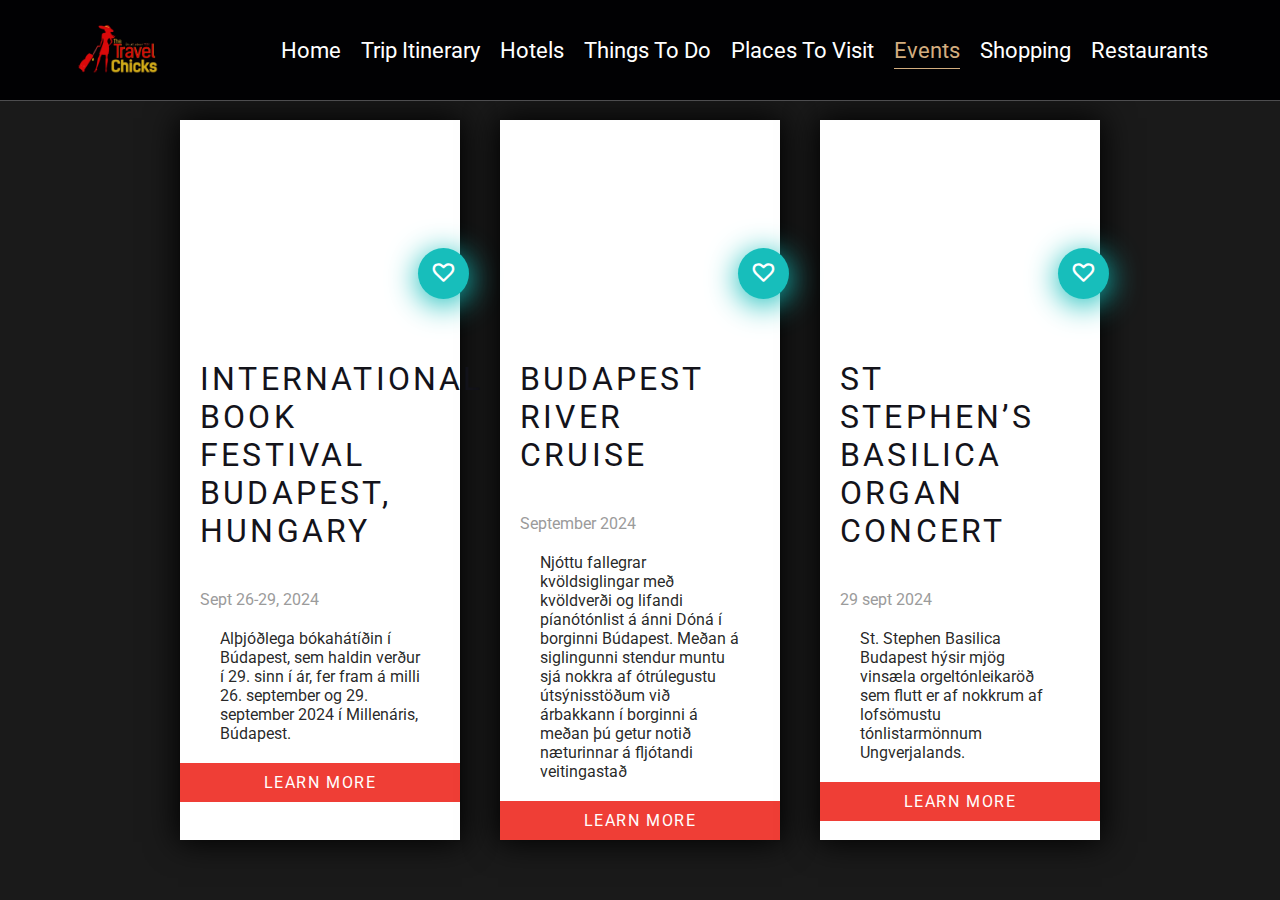
<file: pages/events.html>
<!DOCTYPE html>
<html lang="en">
<head>
  <meta charset="UTF-8">
  <title>Events</title>
  <link rel="stylesheet" href="../css/events.css">
  <link rel="stylesheet" href="https://cdnjs.cloudflare.com/ajax/libs/font-awesome/4.7.0/css/font-awesome.min.css">
</head>
<body>
  <header class="header">
    <a href="#" class="logo">
      <img src="../images/travellogo.png" alt="Logo">
    </a>

    <nav class="navbar">
      <a href="../index.html">Home</a>
      <a href="tripitinerary.html">Trip Itinerary</a>
      <a href="hotel.html">Hotels</a>
      <a href="thingstoDo.html">Things To Do</a>
      <a href="placestovisit.html">Places To Visit</a>
      <a href="events.html" class="active">Events</a>
      <a href="shopping.html">Shopping</a>
      <a href="restaurants.html">Restaurants</a>
    </nav>
  </header>

  <main>
    <div class="cards-container">
      <div class="card">
        <div class="header" style="background-image: url('https://diasporascholarship.hu/wp-content/uploads/konyvek-1030x708.jpg');">
          <div class="icon">
            <a href="#"><i class="fa fa-heart-o"></i></a>
          </div>
        </div>
        <div class="text">
          <h1 class="event-title">International Book Festival Budapest, Hungary</h1>
          <p class="event-date">Sept 26-29, 2024</p>
          <p class="event-description">Alþjóðlega bókahátíðin í Búdapest, sem haldin verður í 29. sinn í ár, fer fram á milli 26. september og 29. september 2024 í Millenáris, Búdapest.</p>
        </div>
        <a href="https://internationalpublishers.org/international-book-festival-budapest-hungary/" class="btn">Learn More</a>
      </div>

      <div class="card">
        <div class="header" style="background-image: url('https://cdn-imgix.headout.com/media/images/ff651cc4d9d6ca4c2a34f00d04e3be0e-26819-budapest-budapest-evening-sightseeing-cruise-with-unlimited-prosecco-01.jpg?auto=format&w=814.9333333333333&h=458.4&q=90&ar=16%3A9&crop=faces');">
          <div class="icon">
            <a href="#"><i class="fa fa-heart-o"></i></a>
          </div>
        </div>
        <div class="text">
          <h1 class="event-title">Budapest River Cruise</h1>
          <p class="event-date">September 2024</p>
          <p class="event-description">Njóttu fallegrar kvöldsiglingar með kvöldverði og lifandi píanótónlist á ánni Dóná í borginni Búdapest. Meðan á siglingunni stendur muntu sjá nokkra af ótrúlegustu útsýnisstöðum við árbakkann í borginni á meðan þú getur notið næturinnar á fljótandi veitingastað</p>
        </div>
        <a href="https://budapestrivercruise.com/budapest-dinner-cruise-with-piano-music" class="btn">Learn More</a>
      </div>

      <div class="card">
        <div class="header" style="background-image: url('https://budapestconcert.com/wp-content/uploads/2016/11/basilica.jpg');">
          <div class="icon">
            <a href="#"><i class="fa fa-heart-o"></i></a>
          </div>
        </div>
        <div class="text">
          <h1 class="event-title">St Stephen’s Basilica Organ Concert</h1>
          <p class="event-date">29 sept 2024</p>
          <p class="event-description">St. Stephen Basilica Budapest hýsir mjög vinsæla orgeltónleikaröð sem flutt er af nokkrum af lofsömustu tónlistarmönnum Ungverjalands.</p>
        </div>
        <a href="https://budapestconcert.com/organ-nights-in-budapest-basilica-concert-series" class="btn">Learn More</a>
      </div>
    </div>
  </main>
  <script src="../js/event.js"></script>
</body>
</html>
</file>
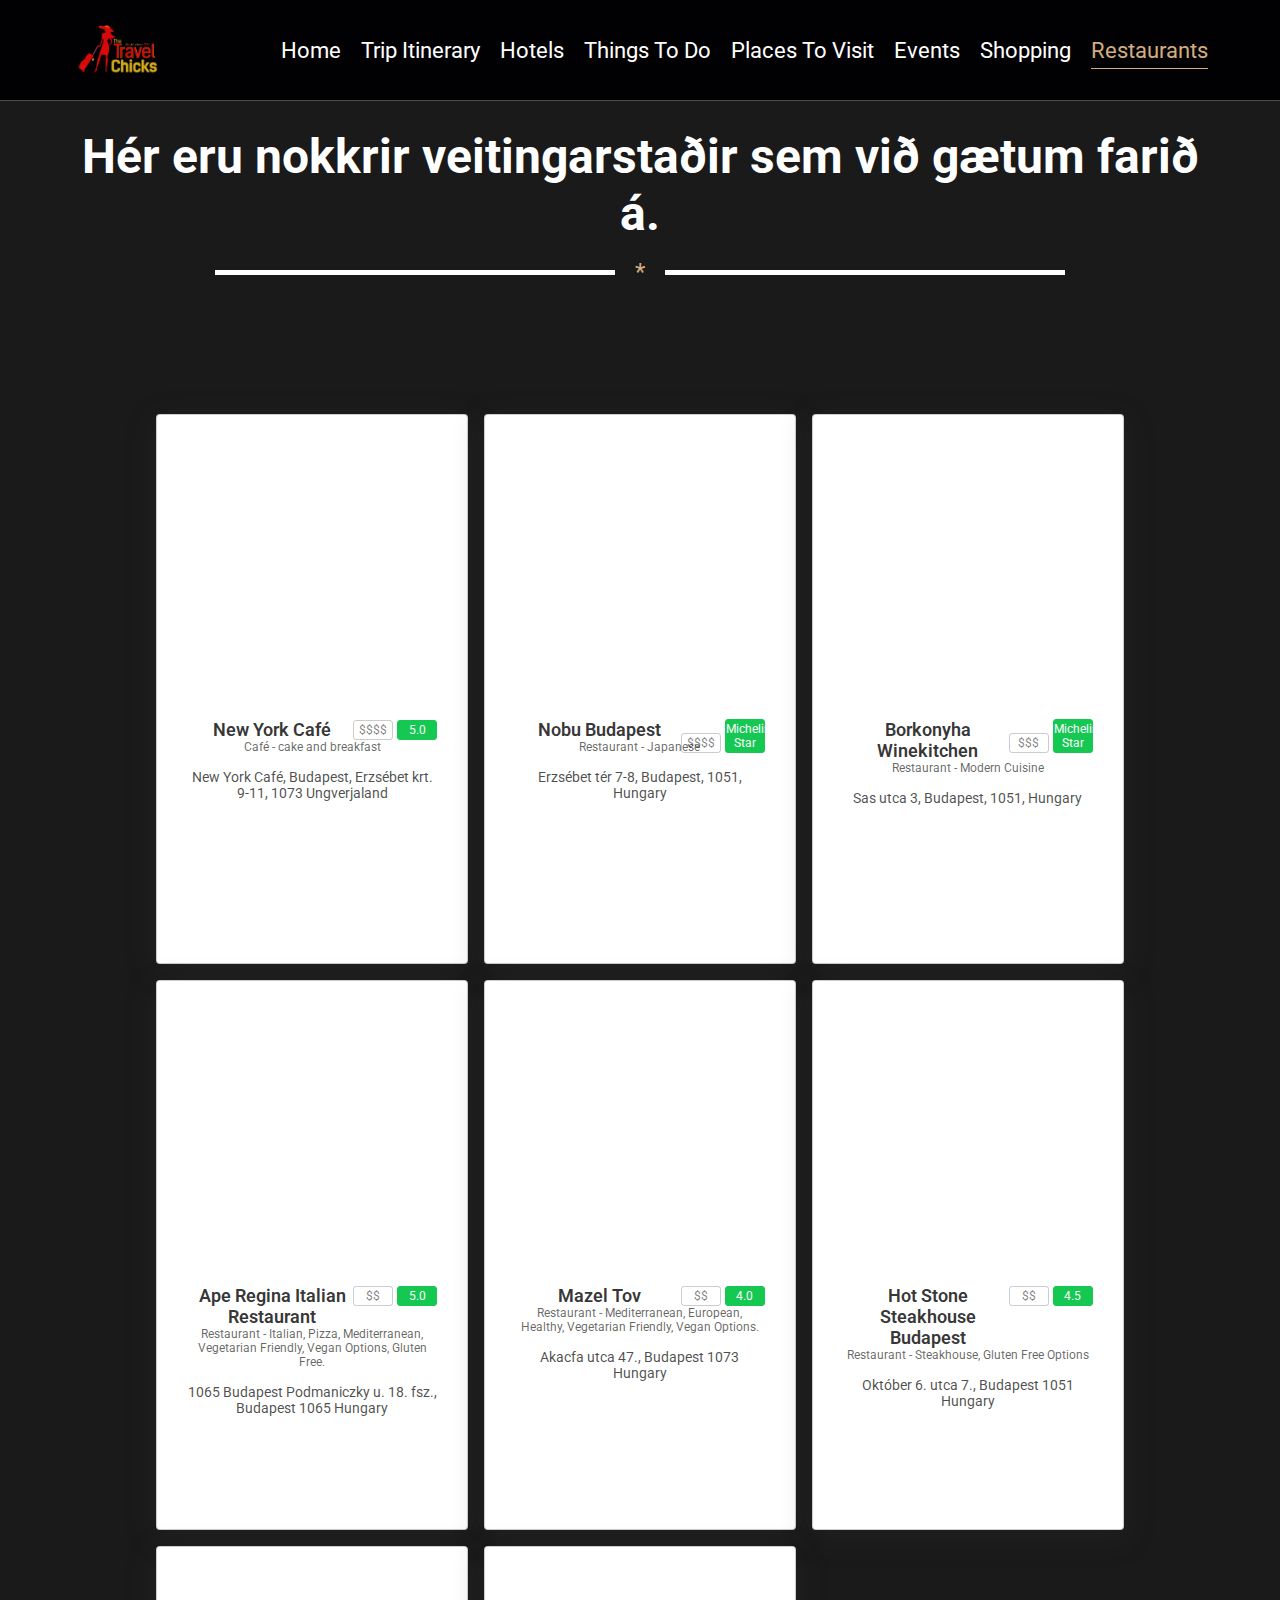
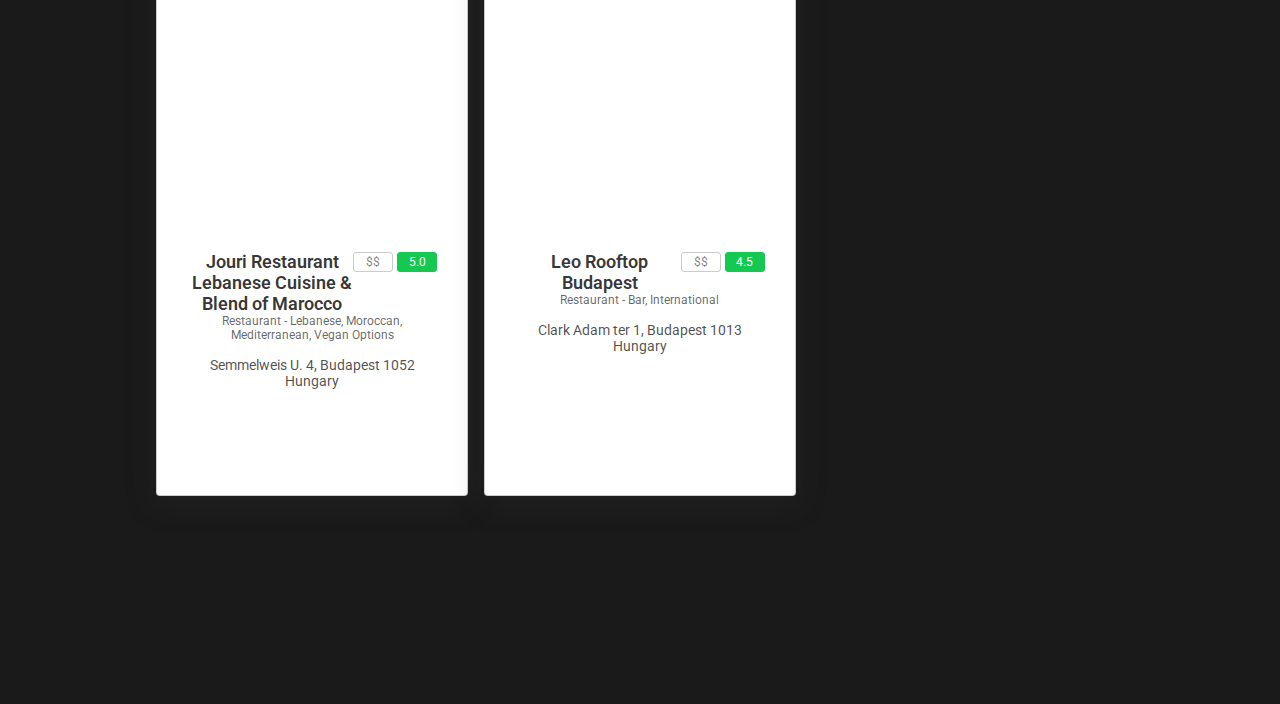
<file: pages/restaurants.html>
<!DOCTYPE html>
<html lang="en">
<head>
  <meta charset="UTF-8">
  <title>Restaurants</title>
  <link rel="stylesheet" href="../css/restaurants.css">
</head>
<body>
  <header class="header">
    <a href="#" class="logo">
      <img src="../images/travellogo.png" alt="Logo">
    </a>

    <nav class="navbar">
      <a href="../index.html">Home</a>
      <a href="tripitinerary.html">Trip Itinerary</a>
      <a href="hotel.html">Hotels</a>
      <a href="thingstoDo.html">Things To Do</a>
      <a href="placestovisit.html">Places To Visit</a>
      <a href="events.html">Events</a>
      <a href="shopping.html">Shopping</a>
      <a href="restaurants.html" class="active">Restaurants</a>
    </nav>
  </header>

  <main>
    <div class="section">
      <h2>Hér eru nokkrir veitingarstaðir sem við gætum farið á.</h2>
      <div class="decorative-line">
        <span class="line"></span>
        <span class="symbol">*</span>
        <span class="line"></span>
      </div>
      <div class="restaurant-container">
        <div class="widget">
          <div class="widget__photo" data-image-url="https://lh3.googleusercontent.com/p/AF1QipNQ-zmguE9_fXOvyt-GKjRs5AxTJayd05qLRAKt=s1360-w1360-h1020-rw"></div>
          <div class="widget__details">
            <div class="widget__badges">
              <div class="widget__badge">$$$$</div>
              <div class="widget__badge widget__badge--rating">5.0</div>
            </div>
            <div class="widget__name">New York Café</div>
            <div class="widget__type">Café - cake and breakfast</div>
            <div class="widget__info">
              <span>New York Café, Budapest, Erzsébet krt. 9-11, 1073 Ungverjaland</span>
            </div>
            <div class="widget__hidden">
              <hr>
              <table class="widget__table">
                <tr>
                  <td>Type</td>
                  <td>Breakfast, Lunch</td>
                </tr>
                <tr>
                  <td>caffe/td>
                </tr>
                <tr>
                  <td>Credit-cards</td>
                  <td>Yes</td>
                </tr>
                <tr>
                  <td>Wi-Fi</td>
                  <td>Yes</td>
                </tr>
                <tr>
                  <td>Outdoor Seating</td>
                  <td>No</td>
                </tr>
              </table>
            </div>
            <div class="widget__overlay"></div>
          </div>
          <div class="widget__button">More details</div>
        </div>
        <!-- Repeat .widget structure for more restaurants -->
        <div class="widget">
          <div class="widget__photo" data-image-url="https://storage.kempinski.com/cdn-cgi/image/w=1920,f=auto,g=auto,fit=scale-down/ki-cms-prod/images/7/3/7/7/257737-1-eng-GB/dec66dd36096-74934029_4K.jpg"></div>
          <div class="widget__details">
            <div class="widget__badges">
              <div class="widget__badge">$$$$</div>
              <div class="widget__badge widget__badge--rating">Michelin Star</div>
            </div>
            <div class="widget__name">Nobu Budapest</div>
            <div class="widget__type">Restaurant - Japanese</div>
            <div class="widget__info">
              <span>Erzsébet tér 7-8, Budapest, 1051, Hungary</span>
            </div>
            <div class="widget__hidden">
              <hr>
              <table class="widget__table">
                <tr>
                  <td>Type</td>
                  <td> Dinner</td>
                </tr>
                <tr>
                  <td>Alcohol</td>
                </tr>
                <tr>
                  <td>Credit-cards</td>
                  <td>Yes</td>
                </tr>
                <tr>
                  <td>Wi-Fi</td>
                  <td>Yes</td>
                </tr>
              </table>
            </div>
            <div class="widget__overlay"></div>
          </div>
          <div class="widget__button">More details</div>
        </div>
        <div class="widget">
          <div class="widget__photo" data-image-url="https://axwwgrkdco.cloudimg.io/v7/__gmpics3__/0fccbe57c31148a7b1273ba252e58a9c.jpeg?w=1000&h=1000&org_if_sml=1"></div>
          <div class="widget__details">
            <div class="widget__badges">
              <div class="widget__badge">$$$</div>
              <div class="widget__badge widget__badge--rating">Michelin Star</div>
            </div>
            <div class="widget__name">Borkonyha Winekitchen</div>
            <div class="widget__type">Restaurant - Modern Cuisine </div>
            <div class="widget__info">
              <span>Sas utca 3, Budapest, 1051, Hungary</span>
            </div>
            <div class="widget__hidden">
              <hr>
              <table class="widget__table">
                <tr>
                  <td>Type</td>
                  <td>Breakfast, Lunch, Dinner</td>
                </tr>
                <tr>
                  <td>Alcohol</td>
                </tr>
                <tr>
                  <td>Credit-cards</td>
                  <td>Yes</td>
                </tr>
                <tr>
                  <td>Wi-Fi</td>
                  <td>Yes</td>
                </tr>
                <tr>
                  <td>Outdoor Seating</td>
                  <td>Yes</td>
                </tr>
              </table>
            </div>
            <div class="widget__overlay"></div>
          </div>
          <div class="widget__button">More details</div>
        </div>
        <div class="widget">
          <div class="widget__photo" data-image-url="https://dynamic-media-cdn.tripadvisor.com/media/photo-o/12/af/d5/05/ape-regina-budapest-best.jpg?w=1400&h=-1&s=1"></div>
          <div class="widget__details">
            <div class="widget__badges">
              <div class="widget__badge">$$</div>
              <div class="widget__badge widget__badge--rating">5.0</div>
            </div>
            <div class="widget__name">Ape Regina Italian Restaurant</div>
            <div class="widget__type">Restaurant - Italian, Pizza, Mediterranean, Vegetarian Friendly, Vegan Options, Gluten Free.</div>
            <div class="widget__info">
              <span>1065 Budapest Podmaniczky u. 18. fsz., Budapest 1065 Hungary</span>
            </div>
            <div class="widget__hidden">
              <hr>
              <table class="widget__table">
                <tr>
                  <td>Type</td>
                  <td>Lunch, Dinner</td>
                </tr>
                <tr>
                  <td>Alcohol</td>
                </tr>
                <tr>
                  <td>Credit-cards</td>
                  <td>Yes</td>
                </tr>
                <tr>
                  <td>Wi-Fi</td>
                  <td>Yes</td>
                </tr>
                <tr>
                  <td>Outdoor Seating</td>
                  <td>Yes</td>
                </tr>
              </table>
            </div>
            <div class="widget__overlay"></div>
          </div>
          <div class="widget__button">More details</div>
        </div>
        <div class="widget">
          <div class="widget__photo" data-image-url="https://dynamic-media-cdn.tripadvisor.com/media/photo-o/25/a7/11/ba/mazel-tov.jpg?w=1400&h=-1&s=1"></div>
          <div class="widget__details">
            <div class="widget__badges">
              <div class="widget__badge">$$</div>
              <div class="widget__badge widget__badge--rating">4.0</div>
            </div>
            <div class="widget__name">Mazel Tov</div>
            <div class="widget__type">Restaurant - Mediterranean, European, Healthy, Vegetarian Friendly, Vegan Options.</div>
            <div class="widget__info">
              <span>Akacfa utca 47., Budapest 1073 Hungary</span>
            </div>
            <div class="widget__hidden">
              <hr>
              <table class="widget__table">
                <tr>
                  <td>Type</td>
                  <td>Lunch, Dinner, Late Night, Drinks</td>
                </tr>
                <tr>
                  <td>Alcohol</td>
                </tr>
                <tr>
                  <td>Credit-cards</td>
                  <td>Yes</td>
                </tr>
                <tr>
                  <td>Wi-Fi</td>
                  <td>Yes</td>
                </tr>
                <tr>
                  <td>Outdoor Seating</td>
                  <td>Yes</td>
                </tr>
              </table>
            </div>
            <div class="widget__overlay"></div>
          </div>
          <div class="widget__button">More details</div>
        </div>
        <div class="widget">
          <div class="widget__photo" data-image-url="https://dynamic-media-cdn.tripadvisor.com/media/photo-o/1d/6d/17/05/hot-stone.jpg?w=1400&h=-1&s=1"></div>
          <div class="widget__details">
            <div class="widget__badges">
              <div class="widget__badge">$$</div>
              <div class="widget__badge widget__badge--rating">4.5</div>
            </div>
            <div class="widget__name">Hot Stone Steakhouse Budapest</div>
            <div class="widget__type">Restaurant - Steakhouse, Gluten Free Options</div>
            <div class="widget__info">
              <span>Október 6. utca 7., Budapest 1051 Hungary</span>
            </div>
            <div class="widget__hidden">
              <hr>
              <table class="widget__table">
                <tr>
                  <td>Type</td>
                  <td>Lunch, Dinner, Late Night, Drinks</td>
                </tr>
                <tr>
                  <td>Alcohol</td>
                </tr>
                <tr>
                  <td>Credit-cards</td>
                  <td>Yes</td>
                </tr>
                <tr>
                  <td>Wi-Fi</td>
                  <td>Yes</td>
                </tr>
                <tr>
                  <td>Outdoor Seating</td>
                  <td>Yes</td>
                </tr>
              </table>
            </div>
            <div class="widget__overlay"></div>
          </div>
          <div class="widget__button">More details</div>
        </div>
        <div class="widget">
          <div class="widget__photo" data-image-url="https://dynamic-media-cdn.tripadvisor.com/media/photo-o/2a/9e/14/51/jouri.jpg?w=1400&h=-1&s=1"></div>
          <div class="widget__details">
            <div class="widget__badges">
              <div class="widget__badge">$$</div>
              <div class="widget__badge widget__badge--rating">5.0</div>
            </div>
            <div class="widget__name">Jouri Restaurant Lebanese Cuisine & Blend of Marocco</div>
            <div class="widget__type">Restaurant - Lebanese, Moroccan, Mediterranean, Vegan Options</div>
            <div class="widget__info">
              <span>Semmelweis U. 4, Budapest 1052 Hungary</span>
            </div>
            <div class="widget__hidden">
              <hr>
              <table class="widget__table">
                <tr>
                  <td>Type</td>
                  <td>Lunch, Dinner, Brunch, Drinks</td>
                </tr>
                <tr>
                  <td>Alcohol</td>
                </tr>
                <tr>
                  <td>Credit-cards</td>
                  <td>Yes</td>
                </tr>
                <tr>
                  <td>Wi-Fi</td>
                  <td>Yes</td>
                </tr>
                <tr>
                  <td>Outdoor Seating</td>
                  <td>Yes</td>
                </tr>
              </table>
            </div>
            <div class="widget__overlay"></div>
          </div>
          <div class="widget__button">More details</div>
        </div>
        <div class="widget">
          <div class="widget__photo" data-image-url="https://dynamic-media-cdn.tripadvisor.com/media/photo-o/22/0c/84/d8/my-kind-of-rooftop.jpg?w=1100&h=-1&s=1"></div>
          <div class="widget__details">
            <div class="widget__badges">
              <div class="widget__badge">$$</div>
              <div class="widget__badge widget__badge--rating">4.5</div>
            </div>
            <div class="widget__name">Leo Rooftop Budapest</div>
            <div class="widget__type">Restaurant - Bar, International </div>
            <div class="widget__info">
              <span>Clark Adam ter 1, Budapest 1013 Hungary</span>
            </div>
            <div class="widget__hidden">
              <hr>
              <table class="widget__table">
                <tr>
                  <td>Type</td>
                  <td>Lunch, Dinner, Drinks</td>
                </tr>
                <tr>
                  <td>Alcohol</td>
                </tr>
                <tr>
                  <td>Credit-cards</td>
                  <td>Yes</td>
                </tr>
                <tr>
                  <td>Wi-Fi</td>
                  <td>Yes</td>
                </tr>
                <tr>
                  <td>Outdoor Seating</td>
                  <td>Yes</td>
                </tr>
              </table>
            </div>
            <div class="widget__overlay"></div>
          </div>
          <div class="widget__button">More details</div>
        </div>
      </div>
    </div>
  </main>

  <script>
    document.addEventListener('DOMContentLoaded', function () {
      document.querySelectorAll('.widget__photo').forEach(function (element) {
        var imageUrl = element.getAttribute('data-image-url');
        element.style.backgroundImage = 'url(' + imageUrl + ')';
      });
    });
  </script>
</body>
</html>
</file>
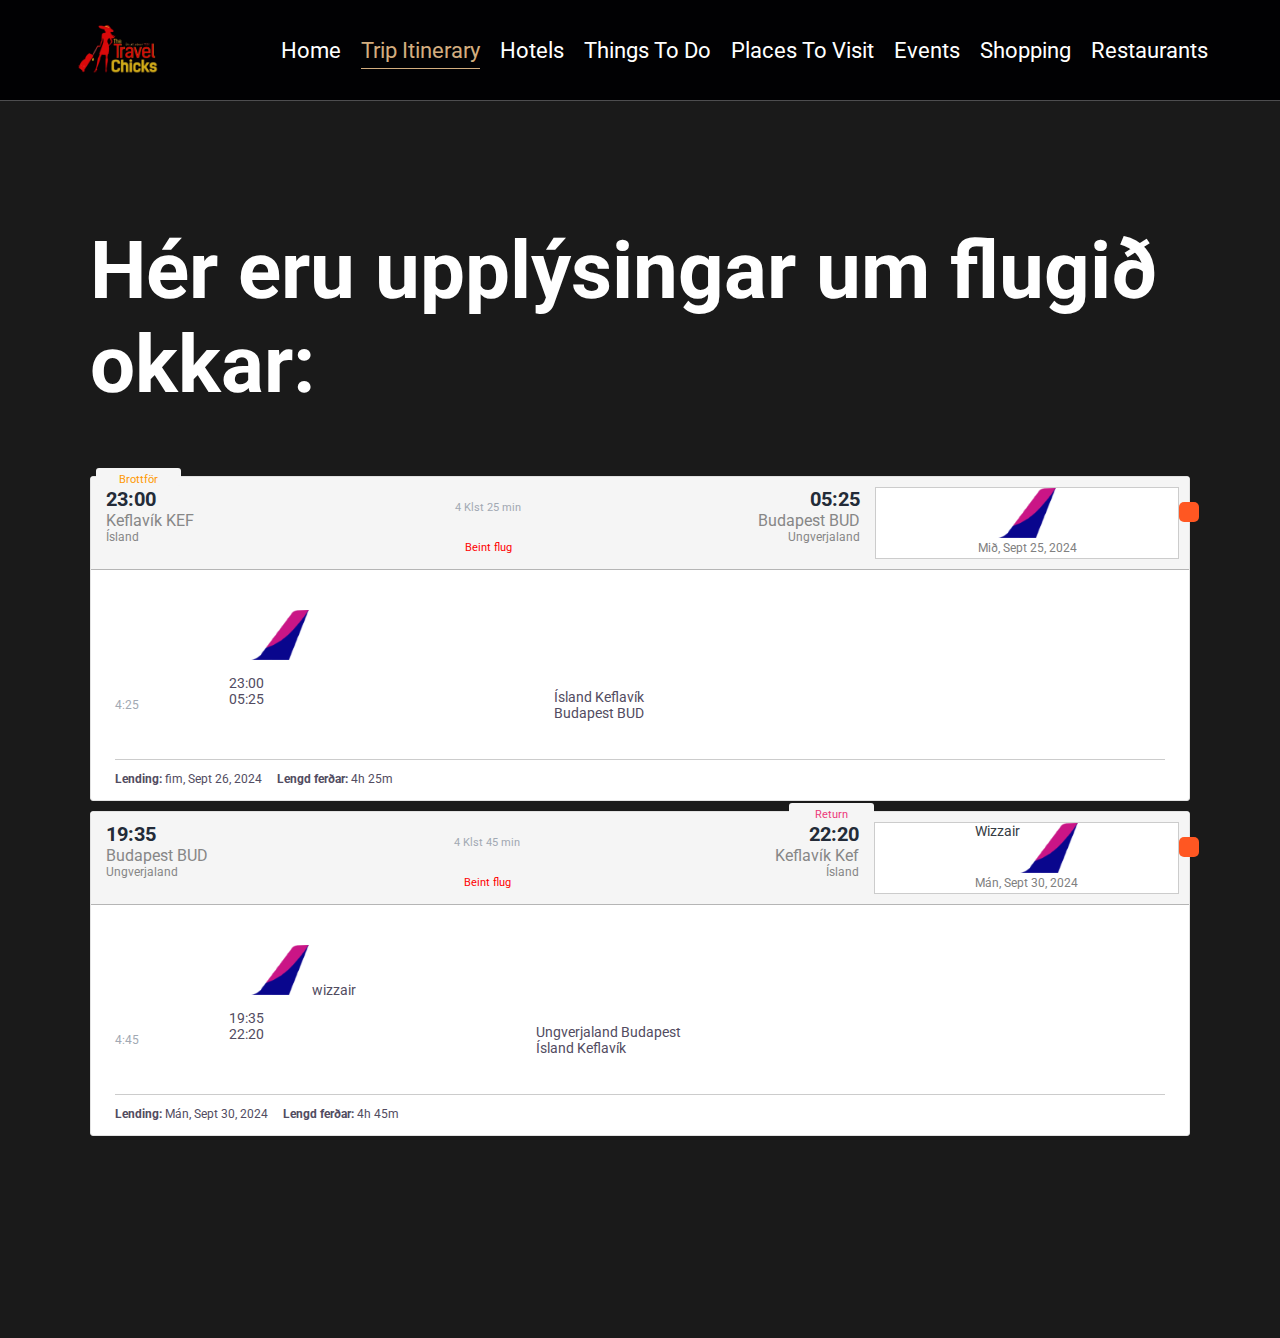
<file: pages/tripitinerary.html>
<!DOCTYPE html>
<html lang="en">
<head>
  <meta charset="UTF-8">
  <title>flight infromation</title>
  <link rel="stylesheet" href="../css/tripitinerary.css">
</head>
<body>
    <header class="header">
        <a href="#" class="logo">
          <img src="../images/travellogo.png" alt="Logo">
        </a>

        <nav class="navbar">
            <a href="../index.html">Home</a>
            <a href="tripitinerary.html" class="active">Trip Itinerary</a>
            <a href="hotel.html">Hotels</a>
            <a href="thingstoDo.html">Things To Do</a>
            <a href="placestovisit.html" >Places To Visit</a>
            <a href="events.html">Events</a>
            <a href="shopping.html">Shopping</a>
            <a href="restaurants.html">Restaurants</a>
          </nav>
    </header>

    <div class="section">
        <h2>Hér eru upplýsingar um flugið okkar:</h2>
        <div class="tpd-plan">
          <div class="tp-flight-plan">
            <div class="container-fluid">
              <!-- Departure Section -->
              <div class="crop depart">
                <div class="context collapsed" data-toggle="collapse" data-target="#demo2">
                  <a role="button" tabindex="0" class="tog-cal itin-det-btn">
                    <i class="fa fa-chevron-up"></i>
                    <i class="fa fa-chevron-down"></i>
                  </a>
                  <div class="item it-1">
                    <label class="trip-type depart">Brottför</label>
                    <div class="airline-image">
                      <div class="df-text">4 Klst 25 min</div>
                      <span class="img-wrapper">
                        <svg class="anime-airplane">
                          <use xlink:href="#airplane"></use>
                        </svg>
                        <span class="top-label has-stops">Beint flug</span>
                      </span>
                    </div>
                    <div class="port-seg">
                      <div class="flight-seg origin">
                        <div class="time">23:00</div>
                        <div class="port">Keflavík KEF</div>
                        <div class="name">Ísland</div>
                      </div>
                      <div class="flight-seg destination">
                        <div class="time">05:25</div>
                        <div class="port">Budapest BUD</div>
                        <div class="name">Ungverjaland</div>
                      </div>
                    </div>
                  </div>
                  <div class="item it-2">
                    <div class="dr-row">
                      <span class="al-name"></span>
                      <img class="airline-logo" src="../images/wizzair.png" />
                    </div>
                    <div class="take-tim">Mið, Sept 25, 2024</div>
                  </div>
                </div>
                <div id="demo2" class="fly-wrap collapse">
                  <div class="fly-det">
                    <div class="f-item">
                      <div class="airway-title">
                        <img class="airline-logo" src="../images/wizzair.png" />
                      </div>
                      <div class="root-de">
                        <div class="times">4:25</div>
                        <div class="directs">
                          <div class="itin-time">
                            <div class="itin-lines"></div>
                          </div>
                          <div class="hour-sm">
                            <div class="hour-time-sm">23:00</div>
                            <div class="hour-time-sm">05:25</div>
                          </div>
                        </div>
                        <div class="itin-target">
                          <div class="tar-label">Ísland Keflavík</div>
                          <div class="tar-label">Budapest BUD</div>
                        </div>
                      </div>
                    </div>
                  </div>
                  <div class="arrival-info">
                    <span class="sub-span"><strong>Lending:</strong> fim, Sept 26, 2024</span>
                    <span class="sub-span duration-info"><strong>Lengd ferðar:</strong> 4h 25m</span>
                  </div>
                </div>
              </div>
              <!-- Return Section -->
              <div class="crop return">
                <div class="context collapsed" data-toggle="collapse" data-target="#demo3">
                  <a role="button" tabindex="0" class="tog-cal itin-det-btn">
                    <i class="fa fa-chevron-up"></i>
                    <i class="fa fa-chevron-down"></i>
                  </a>
                  <div class="item it-1">
                    <label class="trip-type return">Return</label>
                    <div class="airline-image">
                      <div class="df-text">4 Klst 45 min</div>
                      <span class="img-wrapper">
                        <svg class="anime-airplane">
                          <use xlink:href="#airplane"></use>
                        </svg>
                        <span class="top-label has-stops">Beint flug <span class="stops"></span></span>
                      </span>
                    </div>
                    <div class="port-seg">
                      <div class="flight-seg origin">
                        <div class="time">19:35</div>
                        <div class="port">Budapest BUD</div>
                        <div class="name">Ungverjaland</div>
                      </div>
                      <div class="flight-seg destination">
                        <div class="time">22:20</div>
                        <div class="port">Keflavík Kef</div>
                        <div class="name">Ísland</div>
                      </div>
                    </div>
                  </div>
                  <div class="item it-2">
                    <div class="dr-row">
                      <span class="al-name">Wizzair</span>
                      <img class="airline-logo" src="../images/wizzair.png" />
                    </div>
                    <div class="take-tim">Mán, Sept 30, 2024</div>
                  </div>
                </div>
                <div id="demo3" class="fly-wrap collapse">
                  <div class="fly-det">
                    <div class="f-item">
                      <div class="airway-title">
                        <img class="airline-logo" src="../images/wizzair.png" />
                        <span>wizzair</span>
                      </div>
                      <div class="root-de">
                        <div class="times">4:45</div>
                        <div class="directs">
                          <div class="itin-time">
                            <div class="itin-lines"></div>
                          </div>
                          <div class="hour-sm">
                            <div class="hour-time-sm">19:35</div>
                            <div class="hour-time-sm">22:20</div>
                          </div>
                        </div>
                        <div class="itin-target">
                          <div class="tar-label">Ungverjaland Budapest</div>
                          <div class="tar-label">Ísland Keflavík</div>
                        </div>
                      </div>
                    </div>
                  </div>
                  <div class="arrival-info">
                    <span class="sub-span"><strong>Lending:</strong> Mán, Sept 30, 2024</span>
                    <span class="sub-span duration-info"><strong>Lengd ferðar:</strong> 4h 45m</span>
                  </div>
                </div>
              </div>
            </div>
          </div>
        </div>
        <svg xmlns="http://www.w3.org/2000/svg" width="0" height="0" display="none">
          <symbol id="airplane" viewBox="243.5 245.183 25 21.633">
            <g>
              <path d="M251.966,266.816h1.242l6.11-8.784l5.711,0.2c2.995-0.102,3.472-2.027,3.472-2.308
                    c0-0.281-0.63-2.184-3.472-2.157l-5.711,0.2l-6.11-8.785h-1.242l1.67,8.983l-6.535,0.229l-2.281-3.28h-0.561v3.566
                    c-0.437,0.257-0.738,0.724-0.757,1.266c-0.02,0.583,0.288,1.101,0.757,1.376v3.563h0.561l2.281-3.279l6.535,0.229L251.966,266.816z"/>
            </g>
          </symbol>
        </svg>
      </div>
    </div>    
</body>
</html>
</file>
<file: css/events.css>
@import url('https://fonts.googleapis.com/css2?family=Roboto:wght@100;300;400;500;700&display=swap');
@import url('https://fonts.googleapis.com/css?family=Roboto');

:root {
  --main-color: #d3ad7f;
  --black: #13131a;
  --bg: #010103;
  --border: .1rem solid rgba(255, 255, 255, .3);
  --white: #fff;
  --gray: #9B9B9B;
  --heart: #17BEBB;
  --star: #FFE500;
  --button: #EF3E36;
}

* {
  font-family: 'Roboto', sans-serif;
  margin: 0;
  padding: 0;
  box-sizing: border-box;
  outline: none;
  border: none;
  text-decoration: none;
  transition: .2s linear;
}

body {
  background-color: #1a1a1a;
  color: #020202dd;
  font-family: 'Inter', sans-serif;
}

.header {
  background: var(--bg);
  display: flex;
  align-items: center;
  justify-content: space-between;
  padding: 1rem 5%;
  border-bottom: var(--border);
  position: fixed;
  top: 0;
  left: 0;
  right: 0;
  z-index: 1000;
}

.header .logo img {
  height: 4rem;
}

.header .navbar a {
  margin: 0 0.5rem;
  font-size: 1.4rem;
  color: #fff;
}

.header .navbar a:hover {
  color: var(--main-color);
  border-bottom: .1rem solid var(--main-color);
  padding-bottom: .3rem;
}

.header .icons div {
  color: #fff;
  cursor: pointer;
  font-size: 2rem;
  margin-left: 1rem;
}

.header .icons div:hover {
  color: var(--main-color);
}

.header .navbar .active {
  color: var(--main-color);
  border-bottom: .1rem solid var(--main-color);
  padding-bottom: .3rem;
}

.cards-container {
  display: flex;
  flex-wrap: wrap;
  justify-content: center;
  margin-top: 100px;
}

.card {
  position: relative;
  background: var(--white);
  width: calc(25% - 40px);
  margin: 20px;
  box-shadow: 0px 0px 30px 2px #000;
}

.card .header {
  background: url("your-image-url-1.jpg") no-repeat center;
  background-size: cover;
  min-height: 200px;
  position: relative;
}

.card .header .icon a .fa-heart-o {
  position: absolute;
  left: 85%;
  bottom: 10%;
  background: var(--heart);
  color: var(--white);
  font-size: 1.3em;
  font-weight: bold;
  padding: 15px;
  border-radius: 50%;
  box-shadow: 0px 5px 30px 1px var(--heart);
}

.card .header .icon a .fa-heart-o.active {
  background: red;
  color: var(--white);
}

.card .text .event-title {
  color: var(--black);
  text-align: left;
  font-weight: normal;
  text-transform: uppercase;
  letter-spacing: 0.1em;
  margin: 40px 20px;
}

.card .text .event-date {
  color: var(--gray);
  margin: 0 20px;
}

.card .event-description {
  margin: 20px 40px;
}

.card a.btn {
  display: block;
  background: var(--button);
  color: var(--white);
  position: relative;
  text-transform: uppercase;
  letter-spacing: 0.1em;
  text-align: center;
  padding: 10px;
  transition: 250ms;
}

.card a.btn:hover {
  background: var(--heart);
  transition: 250ms;
}

@media (max-width: 991px) {
  html {
    font-size: 55%;
  }

  .header {
    padding: 1.5rem 2rem;
  }

  section {
    padding: 2rem;
  }
}

@media (max-width: 768px) {
  .header .navbar {
    position: absolute;
    top: 100%;
    right: -100%;
    background: #fff;
    width: 30rem;
    height: calc(100vh - 9.5rem);
    display: flex;
    flex-direction: column;
    align-items: flex-start;
  }

  .header .navbar.active {
    right: 0;
  }

  .header .navbar a {
      color: var(--black);
      display: block;
      margin: 1.5rem;
      padding: .5rem;
      font-size: 2rem;
      width: 100%;
      text-align: left;
  }

  .home {
    background-position: left;
    justify-content: center;
    text-align: center;
  }

  .home .content h3 {
    font-size: 4.5rem;
  }

  .home .content p {
    font-size: 1rem;
  }
}

@media (max-width: 450px) {
  html {
    font-size: 50%;
  }
}
</file>
<file: css/restaurants.css>
@import url('https://fonts.googleapis.com/css2?family=Roboto:wght@100;300;400;500;700&display=swap');

:root {
  --main-color: #d3ad7f;
  --black: #13131a;
  --bg: #010103;
  --border: .1rem solid rgba(255, 255, 255, .3);
}

* {
  font-family: 'Roboto', sans-serif;
  margin: 0;
  padding: 0;
  box-sizing: border-box;
  outline: none;
  border: none;
  text-decoration: none;
  transition: .2s linear;
}

body {
  background-color: #1a1a1a;
  color: #f5f1f1dd;
  font-family: 'Inter', sans-serif;
}

.section {
  padding: 8rem 5%;
  text-align: center;
}

h2 {
  font-size: 3rem;
  color: white;
  margin-bottom: 1rem; /* Adjust this value as needed */
}

.decorative-line {
  display: flex;
  align-items: center;
  justify-content: center;
  margin-bottom: 3rem; /* Adjust this value as needed */
}

.decorative-line .line {
  width: 400px;
  height: 5px;
  background-color: white;
  margin: 15 45px;
}

.decorative-line .symbol {
  font-size: 24px;
  width: 50px;
  color: var(--main-color);
}

.header {
  background: var(--bg);
  display: flex;
  align-items: center;
  justify-content: space-between;
  padding: 1rem 5%;
  border-bottom: var(--border);
  position: fixed;
  top: 0;
  left: 0;
  right: 0;
  z-index: 1000;
}

.header .logo img {
  height: 4rem;
}

.header .navbar a {
  margin: 0 0.5rem;
  font-size: 1.4rem;
  color: #fff;
}

.header .navbar a:hover {
  color: var(--main-color);
  border-bottom: .1rem solid var(--main-color);
  padding-bottom: .3rem;
}

.header .icons div {
  color: #fff;
  cursor: pointer;
  font-size: 2rem;
  margin-left: 1rem;
}

.header .icons div:hover {
  color: var(--main-color);
}

.header .navbar .active {
  color: var(--main-color);
  border-bottom: .1rem solid var(--main-color);
  padding-bottom: .3rem;
}

.restaurant-container {
  display: grid;
  grid-template-columns: repeat(auto-fit, minmax(300px, 1fr));
  gap: 1rem;
  padding: 5rem 8%;
  justify-items: center;
}

.widget {
  width: 100%;
  max-width: 500px;
  height: 550px;
  border: 1px solid rgba(0, 0, 0, 0.2);
  background-color: #fff;
  border-radius: 4px;
  overflow: hidden;
  position: relative;
  box-shadow: 0px 7px 30px 0px rgba(50, 50, 50, 0.32);
  transition: 0.8s cubic-bezier(0.165, 0.84, 0.44, 1);
}

.widget__photo {
  width: 100%;
  height: 50%;
  background-size: cover;
  background-position: center;
  transition: 0.8s cubic-bezier(0.165, 0.84, 0.44, 1);
  position: relative;
}

.widget__photo:after {
  transition: 0.8s cubic-bezier(0.165, 0.84, 0.44, 1);
  content: '';
  width: 100%;
  height: 100%;
  position: absolute;
  background-color: rgba(0, 0, 0, 0.6);
  top: 0;
  left: 0;
  opacity: 0;
  z-index: 10;
}

.widget__details {
  padding: 30px;
  position: relative;
  height: 50%;
}

.widget__badges {
  position: absolute;
  right: 30px;
  top: 30px;
}

.widget__badge {
  font-size: 12px;
  display: inline-block;
  border: 1px solid rgba(0, 0, 0, 0.2);
  color: rgba(0, 0, 0, 0.5);
  width: 40px;
  text-align: center;
  padding: 2px 0;
  border-radius: 3px;
}

.widget__badge.widget__badge--rating {
  background-color: #14C852;
  border-color: #14C852;
  color: #fff;
}

.widget__name {
  font-size: 18px;
  color: rgba(0, 0, 0, 0.8);
  font-weight: 600;
  width: 100%;
  padding: 0 80px 0 0;
}

.widget__type {
  font-size: 12px;
  color: rgba(0, 0, 0, 0.6);
}

.widget__info span {
  color: rgba(0, 0, 0, 0.7);
  font-size: 14px;
  display: block;
  width: 100%;
  margin-bottom: 4px;
}

.widget__info span:first-of-type {
  margin-top: 15px;
}

.widget__table {
  width: 100%;
}

.widget__table tr td {
  color: rgba(0, 0, 0, 0.7);
  line-height: 25px;
}

.widget__table tr td:first-child {
  color: rgba(0, 0, 0, 0.4);
}

.widget__hidden {
  display: none;
}

.widget__overlay {
  visibility: hidden;
  opacity: 0;
  position: absolute;
  height: 100%;
  background-color: rgba(0, 0, 0, 0.6);
}

.widget__button {
  cursor: pointer;
  transition: 0.8s cubic-bezier(0.165, 0.84, 0.44, 1);
  position: absolute;
  margin: 0 auto;
  padding: 10px 0;
  width: 70%;
  background-color: #14C852;
  border-radius: 4px;
  color: #fff;
  text-align: center;
  text-transform: uppercase;
  letter-spacing: 1px;
  font-weight: 600;
  font-size: 12px;
  left: 0;
  right: 0;
  top: -40px;
}

.widget:hover .widget__button {
  top: 32px;
}

.widget:hover .widget__photo {
  height: 200px;
}

.widget:hover .widget__photo:after {
  opacity: 1;
}

.widget:hover .widget__overlay {
  visibility: visible;
  opacity: 1;
}

.widget:hover .widget__hidden {
  display: block;
}

@media (max-width: 991px) {
  html {
    font-size: 55%;
  }

  .header {
    padding: 1.5rem 2rem;
  }

  section {
    padding: 2rem;
  }
}

@media (max-width: 768px) {
  .header .navbar {
    position: absolute;
    top: 100%;
    right: -100%;
    background: #fff;
    width: 30rem;
    height: calc(100vh - 9.5rem);
    display: flex;
    flex-direction: column;
    align-items: flex-start;
  }

  .header .navbar.active {
    right: 0;
  }

  .header .navbar a {
    color: var(--black);
    display: block;
    margin: 1.5rem;
    padding: .5rem;
    font-size: 2rem;
    width: 100%;
    text-align: left;
  }

  .home {
    background-position: left;
    justify-content: center;
    text-align: center;
  }

  .home .content h3 {
    font-size: 4.5rem;
  }

  .home .content p {
    font-size: 1rem;
  }
}

@media (max-width: 450px) {
  html {
    font-size: 50%;
  }
}
</file>
<file: css/tripitinerary.css>
@import url('https://fonts.googleapis.com/css2?family=Roboto:wght@100;300;400;500;700&display=swap');
@import url(https://fonts.googleapis.com/css?family=Open+Sans:100);
@import url(https://fonts.googleapis.com/css?family=Roboto:100,300,400);

:root {
  --main-color: #d3ad7f;
  --black: #13131a;
  --bg: #010103;
  --border: .1rem solid rgba(255, 255, 255, .3);
}

* {
  font-family: 'Roboto', sans-serif;
  margin: 0;
  padding: 0;
  box-sizing: border-box;
  outline: none;
  border: none;
  text-decoration: none;
  transition: .2s linear;
}

body {
    background-color: #1a1a1a;
    color: #f5f1f1dd;
    font-family: 'Inter', sans-serif;
}

.section {
  padding: 8rem 7%;
  padding-bottom: 12rem;
}

.header {
    background: var(--bg);
    display: flex;
    align-items: center;
    justify-content: space-between;
    padding: 1rem 5%;
    border-bottom: var(--border);
    position: fixed;
    top: 0;
    left: 0;
    right: 0;
    z-index: 1000;
}

.header .logo img {
    height: 4rem;
}
  
.header .navbar a {
    margin: 0 0.5rem;
    font-size: 1.4rem;
    color: #fff;
}

.header .navbar a:hover {
    color: var(--main-color);
    border-bottom: .1rem solid var(--main-color);
    padding-bottom: .3rem;
}

.header .icons div {
    color: #fff;
    cursor: pointer;
    font-size: 2rem;
    margin-left: 1rem;
}

.header .icons div:hover {
    color: var(--main-color);
}
  
.header .navbar .active {
    color: var(--main-color);
    border-bottom: .1rem solid var(--main-color);
    padding-bottom: .3rem;
}

/* vantar fyrir ofan */

.tpd-body .flight-plain {
  margin-left: -15px;
  margin-right: -15px;
}

.tpd-body .flight-plain .f-lbl {
  font-size: 13px;
}

.tpd-body .flight-plain .fg-row {
  font-size: 14px;
}

.tpd-body .flight-plain .depart-row, .tpd-body .flight-plain .return-row {
  border-bottom: dashed 1px #d3d3d3;
  padding: 0 0 10px 0;
  margin-bottom: 10px;
}

.tpd-body .flight-plain .depart-row p.fg-prg i.fa {
  color: #3e67c0;
}

.tpd-body .flight-plain .return-row p.fg-prg i.fa {
  color: #fa364a;
}

/* end of flight plan */

/* new flight plan */

.tp-flight-plan {
  font-family: 'Open Sans', sans-serif;
  font-size: 1.2em;
  color: #363c44;
  font-size: 14px;
}

.tp-flight-plan .crop {
  position: relative;
  border: 1px solid #e2e2e2;
  border-radius: 3px;
  background-color: #fff;
  cursor: pointer;
  margin-bottom: 10px;
}

.tp-flight-plan .crop .itin-det-btn {
  -ms-transition: all .25s ease 0s;
  -o-transition: all .25s ease 0s;
  -moz-transition: all .25s ease 0s;
  -webkit-transition: all .25s ease 0s;
  transition: all .25s ease 0s;
}

.tp-flight-plan .crop .itin-det-btn {
  text-decoration: none;
  outline: none;
  position: absolute;
  right: -10px;
  top: 25px;
  font-size: 14px;
  background-color: #FF5722;
  color: white;
  padding: 10px;
  border-radius: 5px;
  line-height: normal;
}

.tp-flight-plan .crop .itin-det-btn .fa {
  display: none;
}

.tp-flight-plan .crop .context.collapsed i.fa-chevron-down {
  display: block;
}

.tp-flight-plan .crop .context:not(.collapsed) i.fa-chevron-up {
  display: block;
}

.tp-flight-plan .context {
  display: flex;
  flex-flow: row wrap;
  align-items: stretch;
  padding: 10px;
  /* position: relative; */
  background: #f5f5f5;
}

.tp-flight-plan .crop .item {
  margin: 0px;
  display: flex;
}

.tp-flight-plan .crop .trip-type {
  position: absolute;
  left: -5px;
  top: -19px;
  line-height: normal;
  background-color: #f5f5f5;
  border-radius: 3px;
  padding: 5px 10px 0;
  color: #FF9800;
  font-size: 11px;
  width: 85px;
  text-align: center;
}

.tp-flight-plan .crop .trip-type.return {
  color: #ec397b;
  right: 0px;
  left: unset;
}

.tp-flight-plan .item.it-1 {
  flex-grow: 5;
  display: flex;
  position: relative;
}

.tp-flight-plan .item.it-1:before {
  position: absolute;
  width: calc(100% - 30px);
  height: 2px;
  /*background-color: #878787;*/
  border-top: dashed 1px #9E9E9E;
  top: 50%;
  left: 15px;
  margin-top: -1px;
}

.tp-flight-plan .it-1 .port-seg {
  display: flex;
  flex: 3;
  position: relative;
}

.tp-flight-plan .it-1 .port-seg .flight-seg {
  flex: 1;
  text-align: left;
  padding-bottom: 5px;
  padding-left: 5px;
}

.tp-flight-plan .it-1 .flight-seg.origin {
  padding-left: 5px;
}

.tp-flight-plan .it-1 .flight-seg .time {
  font-size: 20px;
  color: #232b38;
  font-weight: 700;
}

.tp-flight-plan .it-1 .flight-seg .port {
  display: inline-block;
  background-color: #f5f5f5;
  padding: 0 25px 0 0;
  font-size: 16px;
  color: #878787;
  line-height: 1.2;
}

.tp-flight-plan .it-1 .flight-seg .name {
  font-size: 12px;
  color: #878787;
  line-height: 1.2;
}

.tp-flight-plan .it-1 .flight-seg.destination {
  text-align: right;
  padding-right: 15px;
}

.tp-flight-plan .flight-seg.destination .port {
  padding: 0 0 0 25px;
}

.tp-flight-plan .it-1 .airline-image {
  position: absolute;
  bottom: 0;
  width: 100%;
  display: flex;
  padding: 0 20px;
  height: 21px;
}

.tp-flight-plan .it-1 .img-wrapper {
  flex: 1;
  text-align: center;
  position: relative;
}

.tp-flight-plan .it-1 .top-label {
  color: #47cf73;
  font-size: 11px;
}

.tp-flight-plan .it-1 .df-text {
  position: absolute;
  top: -24px;
  left: 50%;
  transform: translate(-50%, -100%);
  font-size: 11px;
  color: #A2A9B3;
  text-align: center;
}

.tp-flight-plan .it-1 .top-label.has-stops {
  color: Red;
}

.tp-flight-plan .it-1 .top-label .stops {
  color: gray;
}

.tp-flight-plan .it-1 .route-dot span {
  position: absolute;
  background-color: #607d8ba3;
  /* background-color: #ff0000a3; */
  top: calc(50% - 4px);
  left: var(--data-left);
  border-radius: 10px;
  padding: 4px;
}

.tp-flight-plan .it-2 .al-name {
  display: block;
}

.tp-flight-plan .item.it-2 {
  display: -ms-flexbox;
  display: -webkit-flex;
  display: flex;
  -ms-flex-align: center;
  -webkit-align-items: center;
  -webkit-box-align: center;
  align-items: center;
  background: #fff;
  border: 1px solid #ccc;
  flex-direction: column;
  flex: 2 2 100px;
}

.tp-flight-plan .item.it-2 .dr-row {
  display: flex;
  flex-direction: row;
}

.tp-flight-plan .item.it-2 .airline-logo {
  max-width: 100%;
  max-height: 100%;
}

.tp-flight-plan .item.it-2 .take-tim {
  font-size: 12px;
  color: gray;
  line-height: 20px;
}

.tp-flight-plan .item.it-3 {
  flex-grow: 2;
  text-align: center;
}

.tp-flight-plan .crop .fly-wrap {
  border-top: solid 1px #b5b5b5;
  padding: .75rem 1.5rem;
  color: #524c61;
}

.tp-flight-plan .fly-wrap .fly-det .f-item {
  font-family: 'Roboto', "Helvetica Neue", Helvetica, Arial, sans-serif;
}

.tp-flight-plan .fly-wrap .airway-title {
  padding-left: 13%;
  margin-bottom: .75rem;
  margin-top: 1.75rem;
}

.tp-flight-plan .fly-wrap .root-de {
  display: -ms-flexbox;
  display: flex;
  -ms-flex-align: center;
  align-items: center;
}

.tp-flight-plan .fly-wrap .times {
  display: inline-block;
  width: 6rem;
  font-size: 12px;
  line-height: 1.125rem;
  font-weight: 400;
  letter-spacing: normal;
  color: #A2A9B3;
}

.tp-flight-plan .fly-wrap .directs {
  display: -ms-flexbox;
  display: flex;
  -ms-flex-positive: 1;
  flex-grow: 1;
  min-height: 3.75rem;
}

.tp-flight-plan .fly-wrap .itin-time {
  display: -ms-flexbox;
  display: flex;
  -ms-flex-direction: column;
  flex-direction: column;
  -ms-flex-pack: justify;
  padding-top: .375rem;
  padding-bottom: .375rem;
  padding-right: 1.125rem;
}

.tp-flight-plan .fly-wrap .itin-time:after,
.tp-flight-plan .fly-wrap .itin-time:before {
  width: 10px;
  height: 10px;
  display: block;
  border-radius: 100%;
  background: #fff;
  border: 2px solid #b2aebd;
  z-index: 2;
}

.tp-flight-plan .fly-wrap .itin-lines {
  display: -ms-flexbox;
  display: flex;
  position: relative;
  -ms-flex-positive: 1;
  flex-grow: 1;
  left: 4px;
  min-height: 2rem;
}

.tp-flight-plan .fly-wrap .itin-lines:after {
  position: relative;
  width: 2px;
  background-color: #b2aebd;
}

.tp-flight-plan .fly-wrap .hour-sm {
  position: relative;
  display: -ms-flexbox;
  display: flex;
  margin-right: .75rem;
  -ms-flex-negative: 0;
  flex-shrink: 0;
  -ms-flex-direction: column;
  flex-direction: column;
  -ms-flex-pack: justify;
}

.tp-flight-plan .fly-wrap .hour-time-sm {
  position: relative;
  display: inline-block;
  padding-right: 1.125rem;
}

.tp-flight-plan .fly-wrap .itin-target {
  display: -ms-flexbox;
  display: flex;
  -ms-flex-direction: column;
  flex-direction: column;
  -ms-flex-positive: 2;
  flex-grow: 2;
  -ms-flex-pack: justify;
}

.tp-flight-plan .fly-wrap .itin-target .tar-label {
  display: inline-block;
}

.tp-flight-plan .fly-wrap .welc {
  min-height: 20px;
  padding: 8px;
  margin: 10px 0;
  background-color: #f5f5f5;
  border: 1px solid #e3e3e3;
  border-radius: 4px;
}

.tp-flight-plan .arrival-info {
  margin-top: 1.5rem;
  font-size: 12px;
  line-height: 1.125rem;
  font-weight: 400;
  letter-spacing: normal;
  border-top: solid 1px #cccccc;
  padding-top: 10px;
}

.tp-flight-plan .fly-wrap .arrival-info .sub-span {
  margin-top: 1.5rem;
  font-size: 12px;
  line-height: 1.125rem;
  font-weight: 400;
  letter-spacing: normal;
}

.tp-flight-plan .fly-wrap .arrival-info .duration-info {
  margin-left: .75rem;
}

.tp-flight-plan .anime-airplane {
  position: absolute;
  width: 30px;
  height: 25px;
  top: -87%;
  opacity: 0;
}

.tp-flight-plan .crop.depart .anime-airplane {
  -webkit-transform: translate(-50%, -50%);
  transform: translate(-50%, -50%);
  left: 10%;
  -webkit-animation: move 3s infinite;
  animation: move 3s infinite;
}

.tp-flight-plan .crop.return .anime-airplane {
  -webkit-transform: translate(-50%, -50%);
  transform: translate(-50%, -50%);
  right: 10%;
  -ms-transform: rotate(180deg); /* IE 9 */
  -webkit-transform: rotate(180deg); /* Safari */
  transform: rotate(180deg);
  -webkit-animation: move-right 3s infinite;
  animation: move-right 3s infinite;
}

.tp-flight-plan .crop.depart svg {
  fill: #3e67c0;
}

.tp-flight-plan .crop.return svg {
  fill: #e91e63;
}

@-webkit-keyframes move {
  40% {
    left: 50%;
    opacity: 1;
  }

  100% {
    left: 90%;
    opacity: 0;
  }
}

@-webkit-keyframes move-right {
  50% {
    right: 50%;
    opacity: 1;
  }

  100% {
    right: 90%;
    opacity: 0;
  }
}

@keyframes move {
  50% {
    left: 50%;
    opacity: 1;
  }

  100% {
    left: 90%;
    opacity: 0;
  }
}

@keyframes move-right {
  50% {
    right: 50%;
    opacity: 1;
  }

  100% {
    right: 90%;
    opacity: 0;
  }
}

/* vantar fyrir ofan */

@media (max-width: 991px) {
  html {
    font-size: 55%;
  }

  .header {
    padding: 1.5rem 2rem;
  }

  section {
    padding: 2rem;
  }
}

@media (max-width: 768px) {
  .header .navbar {
    position: absolute;
    top: 100%;
    right: -100%;
    background: #fff;
    width: 30rem;
    height: calc(100vh - 9.5rem);
    display: flex;
    flex-direction: column;
    align-items: flex-start;
  }

  .header .navbar.active {
    right: 0;
  }

  .header .navbar a {
    color: var(--black);
    display: block;
    margin: 1.5rem;
    padding: .5rem;
    font-size: 2rem;
    width: 100%;
    text-align: left;
  }
}

@media (max-width: 450px) {
  html {
    font-size: 50%;
  }
}

h2 {
    font-size: 5rem;
    color: white;
    margin-top: 6rem; /* Adjust this value as needed */
    margin-bottom: 4rem; /* Adjust this value as needed */
  }
</file>
